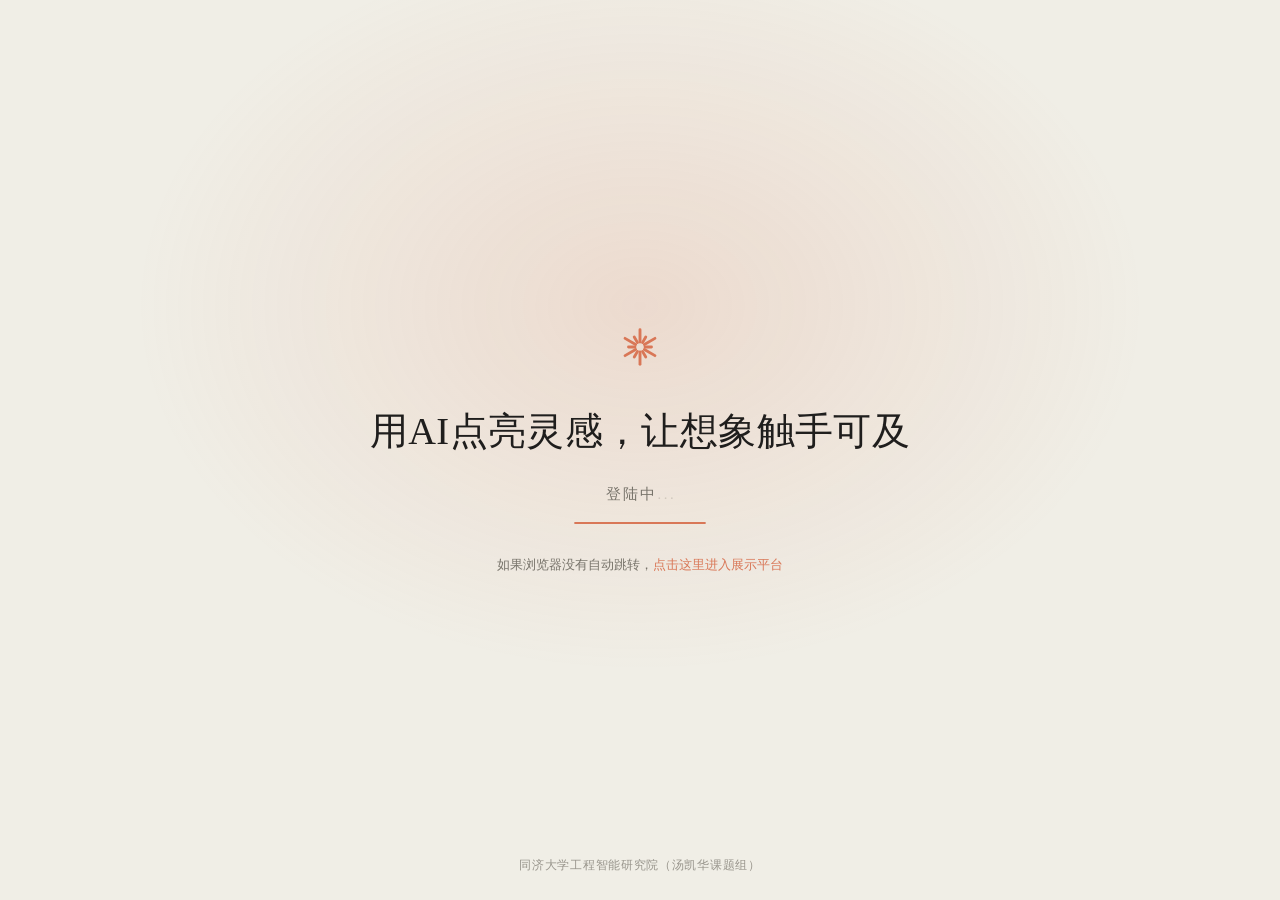
<file: index.html>
<!DOCTYPE html>
<html lang="zh-CN">
<head>
<meta charset="utf-8">
<meta name="viewport" content="width=device-width, initial-scale=1">
<meta name="color-scheme" content="light dark">
<title>同济大学工程智能研究院 · 独立项目展示平台</title>
<meta name="description" content="同济大学工程智能研究院独立项目展示网页">
<!-- 跳转目标：改地址时同时改下面的 <meta refresh> 与脚本里的 TARGET 两处 -->
<meta http-equiv="refresh" content="3;url=http://8.130.97.174:919/">
<style>
:root{
    --bg:#F0EEE6;
    --bg-glow:rgba(217,119,87,.16);
    --fg:#1F1E1D;
    --muted:#77736A;
    --accent:#D97757;
    --line:rgba(31,30,29,.12);
    --delay:1600ms;              /* 与脚本里的 DELAY 保持一致 */
}
@media (prefers-color-scheme:dark){
    :root{
        --bg:#1F1E1D;
        --bg-glow:rgba(224,138,107,.14);
        --fg:#F4F2EC;
        --muted:#9C978C;
        --accent:#E08A6B;
        --line:rgba(244,242,236,.14);
    }
}
:root[data-theme="light"]{
    --bg:#F0EEE6; --bg-glow:rgba(217,119,87,.16); --fg:#1F1E1D;
    --muted:#77736A; --accent:#D97757; --line:rgba(31,30,29,.12);
}
:root[data-theme="dark"]{
    --bg:#1F1E1D; --bg-glow:rgba(224,138,107,.14); --fg:#F4F2EC;
    --muted:#9C978C; --accent:#E08A6B; --line:rgba(244,242,236,.14);
}

*{box-sizing:border-box;margin:0;padding:0}
html,body{height:100%}
body{
    background:var(--bg);
    color:var(--fg);
    font-family:-apple-system,BlinkMacSystemFont,"Segoe UI","PingFang SC","Hiragino Sans GB",
                "Microsoft YaHei","Noto Sans CJK SC","Helvetica Neue",Arial,sans-serif;
    -webkit-font-smoothing:antialiased;
    display:flex;flex-direction:column;align-items:center;justify-content:center;
    min-height:100svh;
    padding:32px 24px;
    text-align:center;
    overflow:hidden;
}
/* 背景暖光 */
body::before{
    content:"";position:fixed;inset:0;pointer-events:none;
    background:radial-gradient(58vmax 42vmax at 50% 34%,var(--bg-glow),transparent 68%);
}

main{position:relative;max-width:34rem;display:flex;flex-direction:column;align-items:center}

/* ── 星芒标记（兼作加载指示）───────────────────────── */
.mark{width:46px;height:46px;margin-bottom:34px;color:var(--accent);overflow:visible}
.mark g{transform-origin:32px 32px;animation:spin 9s linear infinite}
.mark line{stroke:currentColor;stroke-width:4;stroke-linecap:round}
@keyframes spin{to{transform:rotate(360deg)}}

h1{
    font-family:"Tiempos Text","Iowan Old Style","Songti SC","Noto Serif CJK SC",
                "Source Han Serif SC","Georgia",serif;
    font-weight:400;
    font-size:clamp(1.55rem,5.4vw,2.4rem);
    line-height:1.42;
    letter-spacing:.01em;
}

/* ── 状态 ──────────────────────────────────────────── */
.status{
    margin-top:26px;
    font-size:.94rem;
    color:var(--muted);
    letter-spacing:.14em;
    text-indent:.14em;                  /* 抵消末字符的字距，保持视觉居中 */
}
.status .ell i{font-style:normal;opacity:.25;animation:blink 1.35s ease-in-out infinite}
.status .ell i:nth-child(2){animation-delay:.18s}
.status .ell i:nth-child(3){animation-delay:.36s}
@keyframes blink{0%,80%,100%{opacity:.25}40%{opacity:1}}

.bar{margin-top:18px;width:132px;height:2px;border-radius:2px;background:var(--line);overflow:hidden}
.bar>span{
    display:block;height:100%;width:100%;border-radius:2px;background:var(--accent);
    transform:scaleX(0);transform-origin:left;
    animation:fill var(--delay) cubic-bezier(.4,0,.2,1) forwards;
}
@keyframes fill{to{transform:scaleX(1)}}

.fallback{
    margin-top:30px;font-size:.82rem;color:var(--muted);line-height:1.7;
    opacity:0;animation:fade .5s ease 2.6s forwards;   /* 迟迟没跳转时才浮现 */
}
.fallback a{color:var(--accent);text-decoration:none;border-bottom:1px solid transparent;
            padding-bottom:1px;transition:border-color .18s}
.fallback a:hover{border-bottom-color:currentColor}
@keyframes fade{to{opacity:1}}

footer{
    position:fixed;bottom:26px;left:0;right:0;
    font-size:.74rem;color:var(--muted);opacity:.72;letter-spacing:.06em;
}

@media (prefers-reduced-motion:reduce){
    .mark g,.status .ell i{animation:none}
    .bar>span{animation-duration:1ms}
    .fallback{animation-delay:0s;animation-duration:1ms}
}
</style>
</head>
<body>

<main>
    <svg class="mark" viewBox="0 0 64 64" aria-hidden="true">
        <g>
            <line x1="32"    y1="25"   x2="32"    y2="8"/>
            <line x1="35.5"  y1="25.9" x2="40"    y2="18.1"/>
            <line x1="38.1"  y1="28.5" x2="52.8"  y2="20"/>
            <line x1="39"    y1="32"   x2="48"    y2="32"/>
            <line x1="38.1"  y1="35.5" x2="52.8"  y2="44"/>
            <line x1="35.5"  y1="38.1" x2="40"    y2="45.9"/>
            <line x1="32"    y1="39"   x2="32"    y2="56"/>
            <line x1="28.5"  y1="38.1" x2="24"    y2="45.9"/>
            <line x1="25.9"  y1="35.5" x2="11.2"  y2="44"/>
            <line x1="25"    y1="32"   x2="16"    y2="32"/>
            <line x1="25.9"  y1="28.5" x2="11.2"  y2="20"/>
            <line x1="28.5"  y1="25.9" x2="24"    y2="18.1"/>
        </g>
    </svg>

    <h1>用AI点亮灵感，让想象触手可及</h1>

    <p class="status" role="status">登陆中<span class="ell"><i>.</i><i>.</i><i>.</i></span></p>
    <div class="bar" aria-hidden="true"><span></span></div>

    <p class="fallback">
        如果浏览器没有自动跳转，<a id="go" href="http://8.130.97.174:919/">点击这里进入展示平台</a>
    </p>
</main>

<footer>同济大学工程智能研究院（汤凯华课题组）</footer>

<script>
(function(){
    var TARGET = "http://8.130.97.174:919/";
    var DELAY  = 1600;   // 与 CSS 的 --delay 保持一致

    document.getElementById("go").href = TARGET;

    // 带 ?preview 打开时只看样式、不跳转，方便调设计
    if (location.search.indexOf("preview") !== -1) return;

    // replace 而非 assign：从目标页按「返回」时不会又被弹回来
    setTimeout(function(){ location.replace(TARGET); }, DELAY);
})();
</script>

</body>
</html>
</file>
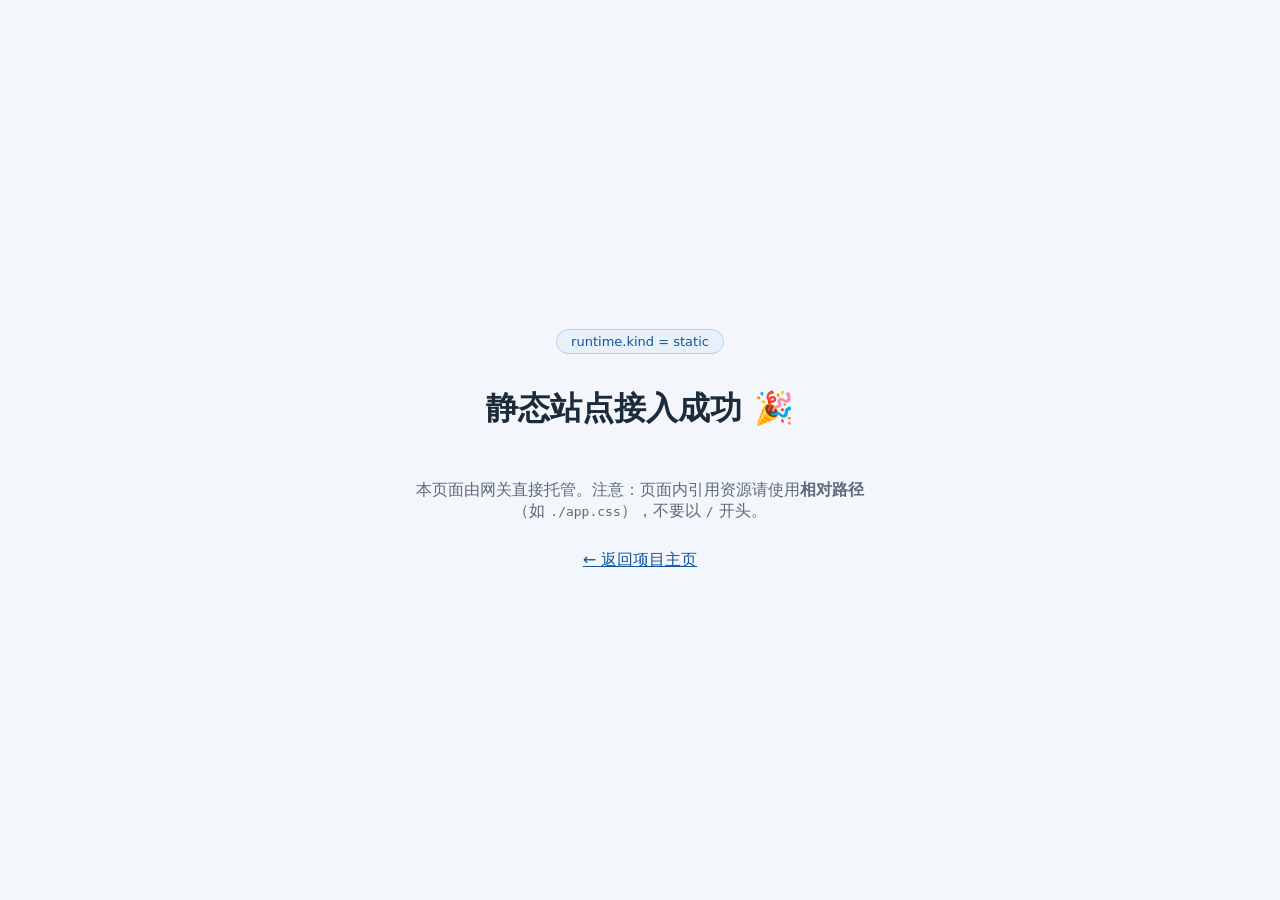
<file: docs/examples/hello-static/public/index.html>
<!DOCTYPE html>
<html lang="zh-CN">
<head>
    <meta charset="utf-8">
    <meta name="viewport" content="width=device-width, initial-scale=1">
    <title>静态站点示例</title>
    <style>
        body {
            margin: 0; min-height: 100vh; display: flex; flex-direction: column;
            align-items: center; justify-content: center; gap: 12px;
            font-family: system-ui, "PingFang SC", "Microsoft YaHei", sans-serif;
            background: #f3f6fb; color: #1c2b3a;
        }
        .badge { color: #11559c; border: 1px solid #b9d0e8; background: #e8f1fa;
                 border-radius: 999px; padding: 4px 14px; font-size: 13px; }
        a { color: #11559c; }
        p { color: #5b6b7b; max-width: 460px; text-align: center; padding: 0 20px; }
    </style>
</head>
<body>
    <span class="badge">runtime.kind = static</span>
    <h1>静态站点接入成功 🎉</h1>
    <p>本页面由网关直接托管。注意：页面内引用资源请使用<b>相对路径</b>
       （如 <code>./app.css</code>），不要以 <code>/</code> 开头。</p>
    <a href="/">← 返回项目主页</a>
</body>
</html>
</file>
